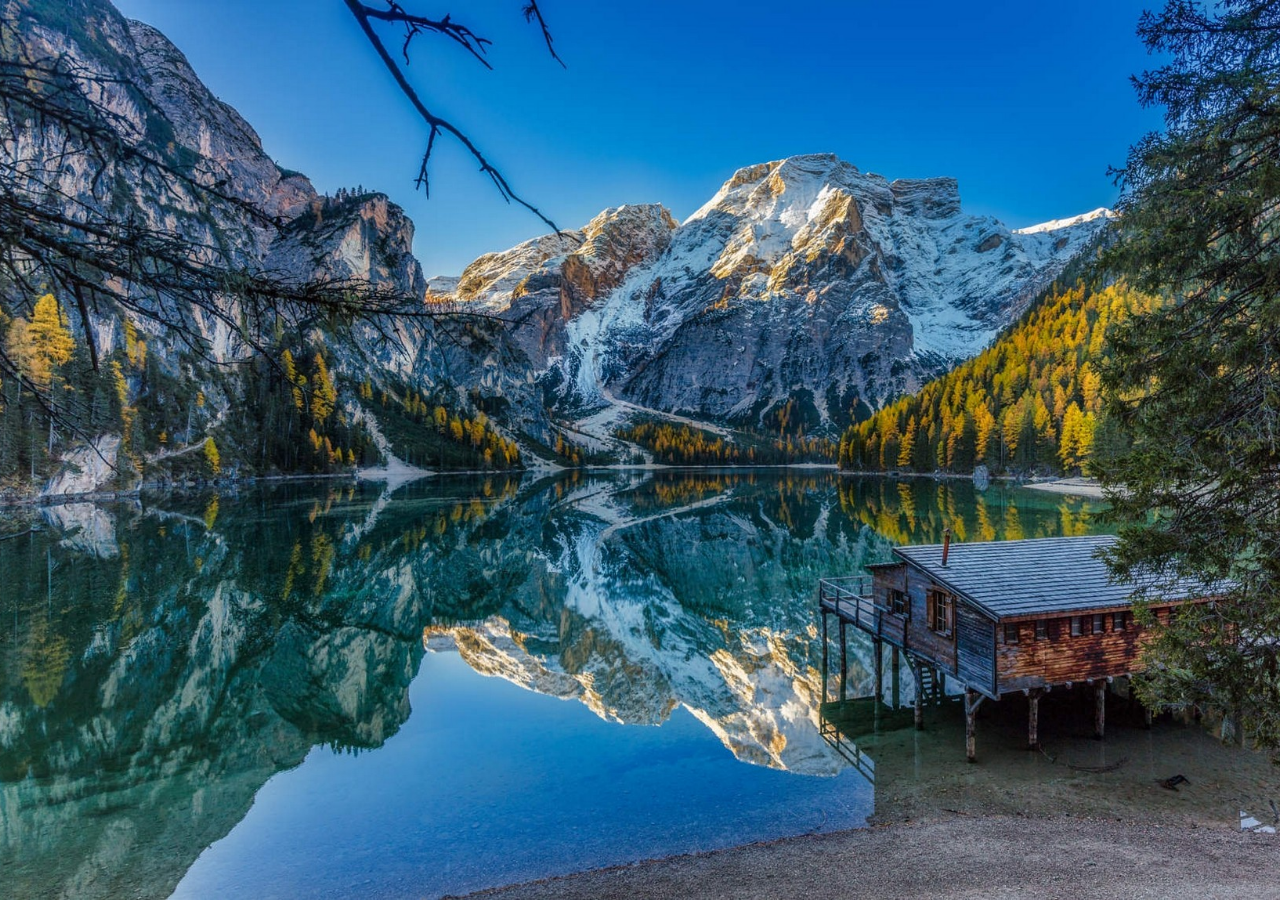
<file: index-video.html>
<!DOCTYPE html>
<html>

<head>
  <meta charset="UTF-8" />
  <title>Sebas - links</title>
  <link rel="stylesheet" href="./index.css" </head>

<body>
  <video autoplay muted loop playsinline>
    <source src="./images/vid/bg.m4v" type="video/mp4; codecs=hvc1">
    <source src="./images/vid//bg.webm" type="video/webm; codecs=vp9">
  </video>
  <main>
    <header>
      <img src="./images/bg-2.jpg" />
      <h1>@sebas</h1>
    </header>
    <ul>
      <li>
        <a href="https://www.sebas.io/">
          <img src="./images/homepage.svg" alt="Homepage" width="20" />
          Official Website
        </a>
      </li>
      <li><a href="">
          <img src="./images/youtube.svg" alt="Youtube" width="20" />
          Youtube
        </a>
      </li>
      <li><a href="https://x.com/KDazmi">
          <img src="./images/twitter.svg" alt="Twitter" width="20" />
          Twitter
        </a>
      </li>
      <li><a href="https://github.com/Kise07">
          <img src="./images/github.svg" alt="Github" width="20" />
          Github
        </a></li>
    </ul>
  </main>
</body>

</html>
</file>
<file: index.css>
body,
html {
  margin: 0;
  padding: 0;
  font-family: Open-Sans, sans-serif;
  color: #fff
}

body {
  background: url(./images/bg-3.jpg) repeat center center fixed;
  background-size: cover;
}

#vanta {
  z-index: 0;
  position: absolute;
  left: 0;
  top: 0;
  width: 100%;
  height: 100%;
}

video {
  z-index: 0;
  position: absolute;
  left: 0;
  top: 0;
  width: 100%;
  height: 100%;
  object-fit: cover;
}

main {
  position: relative;
  opacity: 0;
  filter: blur(10px);
  transition: opacity 2s ease-in-out, filter 2s ease-in-out;
}

header {
  margin-top: 1em;
  text-align: center;
  display: flex;
  flex-direction: column;
  align-items: center;
}

header>img {
  width: 6em;
  height: 6em;
  border-radius: 100%;
  border: 1px solid #fff;
}

header>h1 {
  display: inline-block;
  font-size: 0.8em;
  font-weight: bold;
  border-radius: 1em;
  background-color: #000a;
  color: #fff;
  padding: 0.3em 0.6em;
  border: 1px solid #fffa;
  backdrop-filter: blur(10px) saturate(160%) contrast(180%);
  -webkit-backdrop-filter: blur(10px) saturate(160%) contrast(180%);
}

ul {
  box-shadow: border-box;
  list-style: none;
  margin: 0 auto;
  padding: 2em;
  max-width: 480px;
}

ul>li {
  background-color: #fffa;
  backdrop-filter: blur(10px) saturate(160%) contrast(180%);
  -webkit-backdrop-filter: blur(10px) saturate(160%) contrast(180%);
  border-radius: 10em;
  padding: 1em;
  margin: 1.4em 0;
  box-shadow: rgb(28 32 93 / 24%) 0px 2px 8px 0px;
}

ul>li>a {
  display: flex;
  flex-direction: row;
  justify-content: center;
  align-items: center;
  gap: 0.5em;
}

a {
  color: black;
  text-decoration: none;
}
</file>
